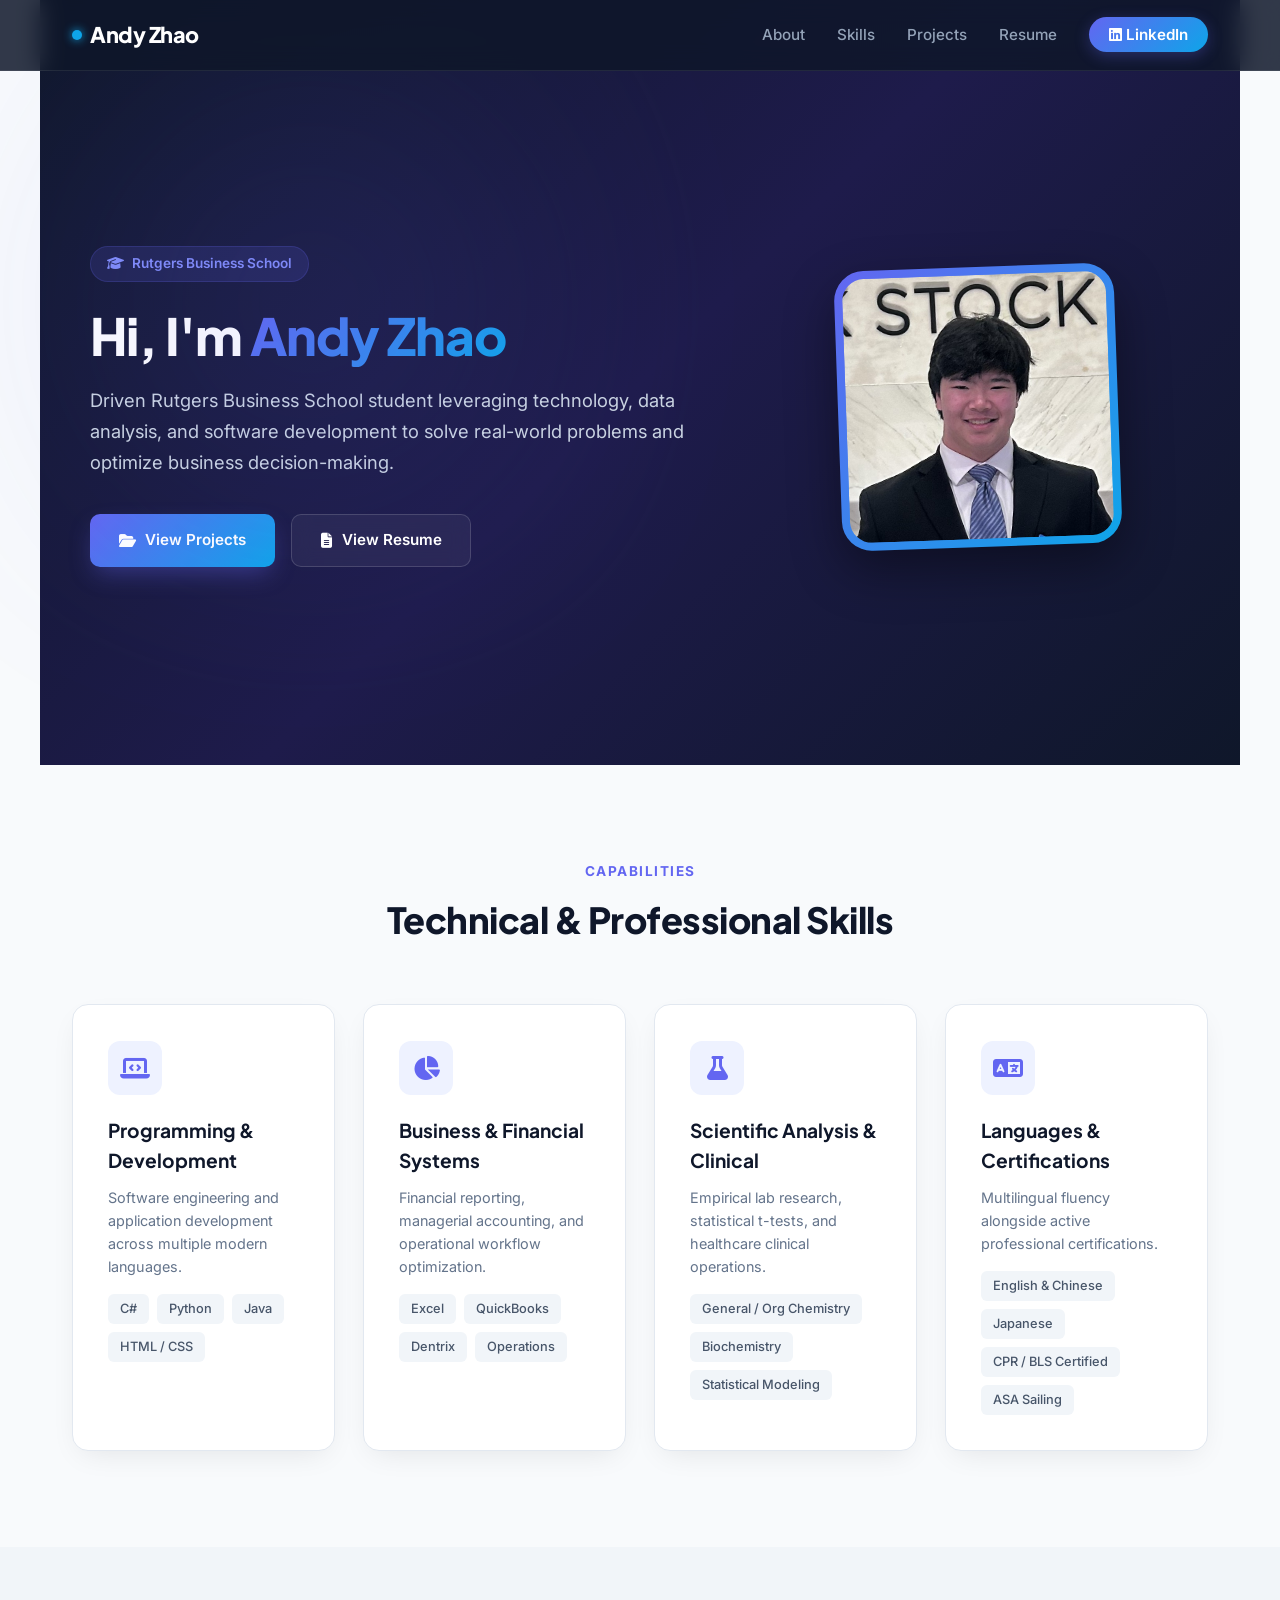
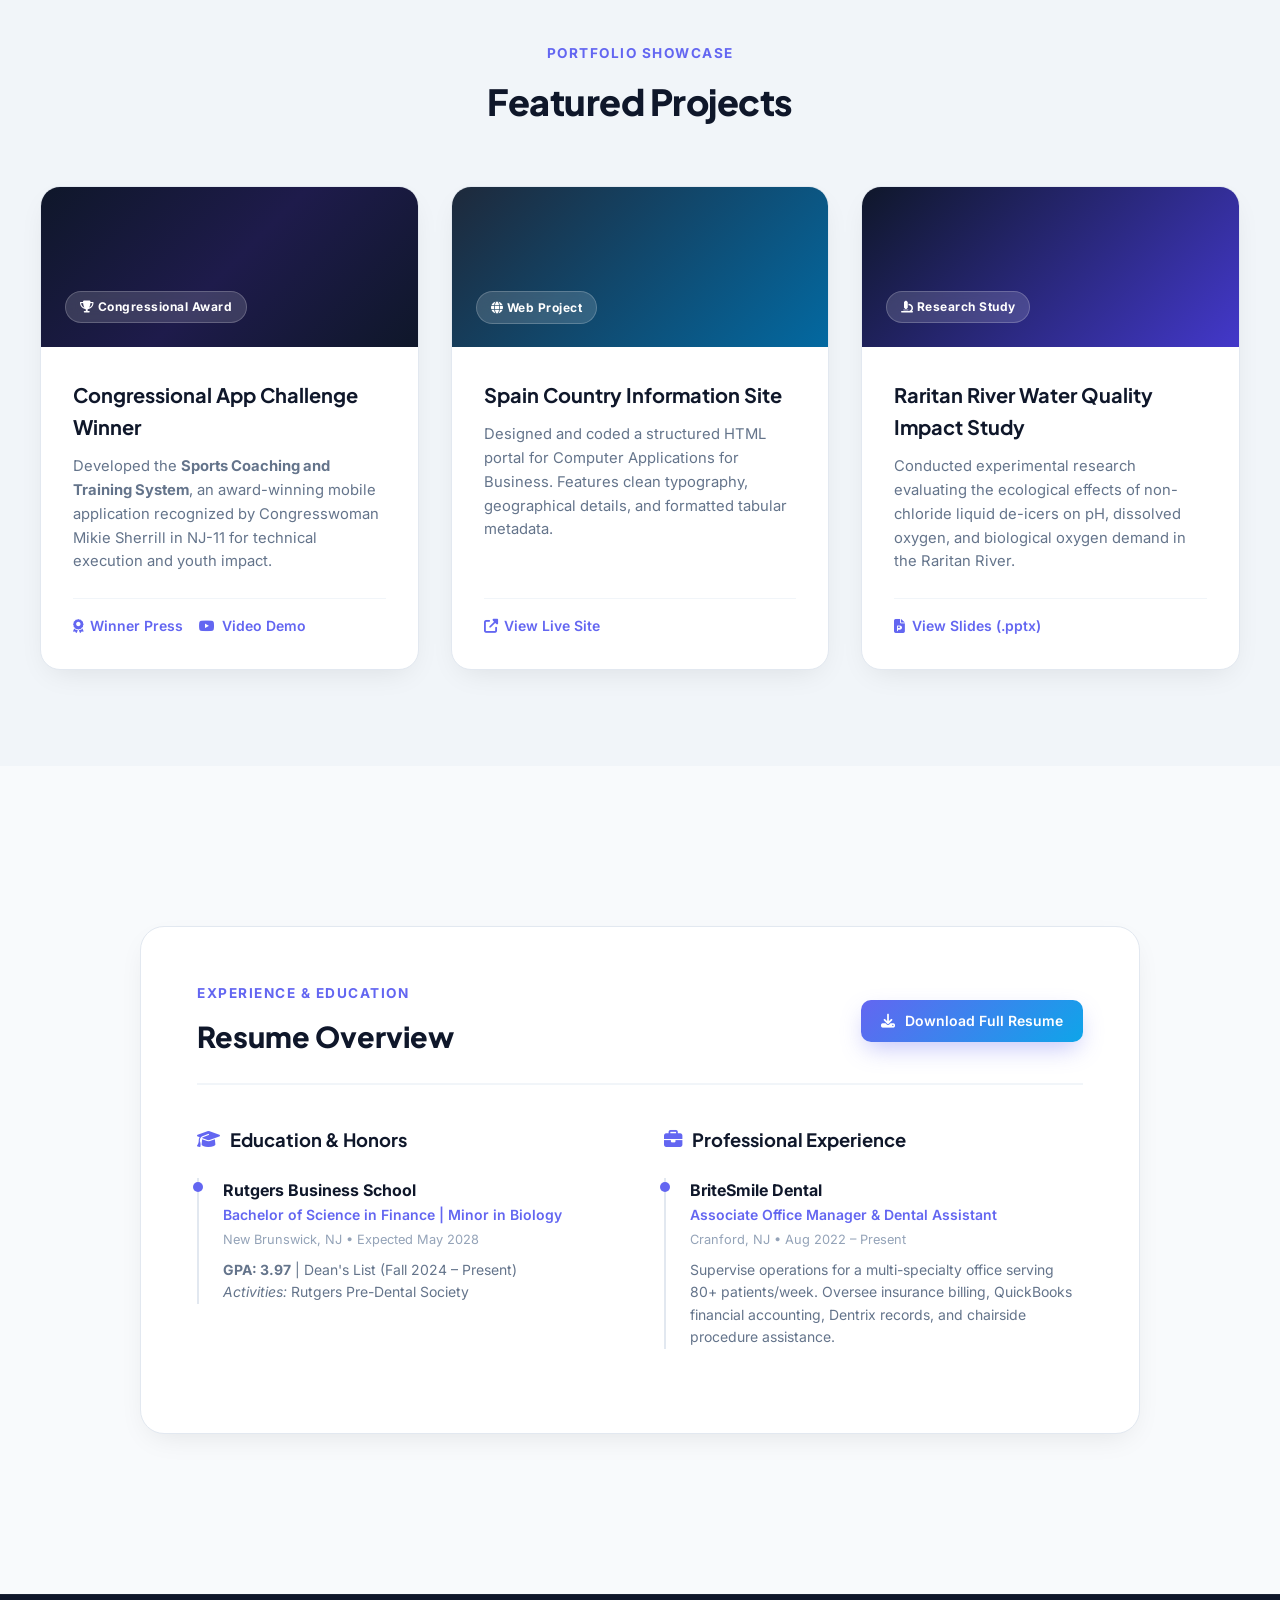
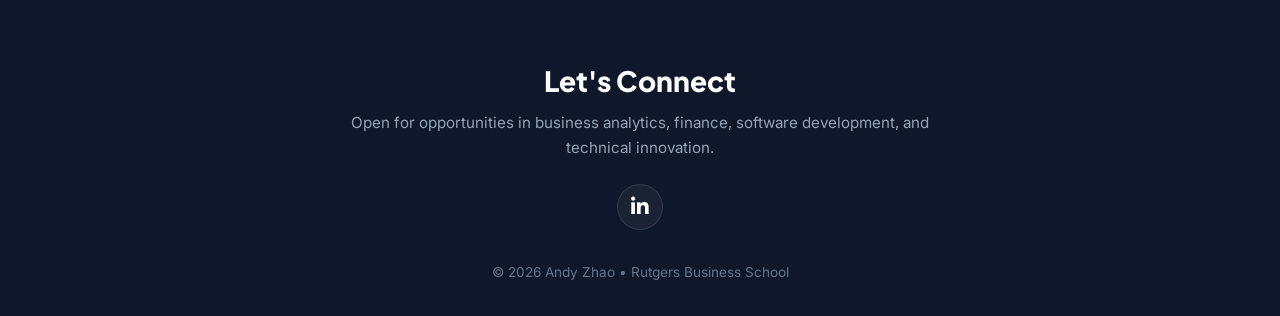
<file: index.html>
<!DOCTYPE html>
<html lang="en">
<head>
    <meta charset="UTF-8">
    <meta name="viewport" content="width=device-width, initial-scale=1.0">
    <title>Andy Zhao | RBS Portfolio</title>
    <!-- Google Fonts -->
    <link rel="preconnect" href="https://fonts.googleapis.com">
    <link rel="preconnect" href="https://fonts.gstatic.com" crossorigin>
    <link href="https://fonts.googleapis.com/css2?family=Plus+Jakarta+Sans:wght@400;500;600;700;800&family=Inter:wght@300;400;500;600&display=swap" rel="stylesheet">
    <!-- FontAwesome Icons -->
    <link rel="stylesheet" href="https://cdnjs.cloudflare.com/ajax/libs/font-awesome/6.5.1/css/all.min.css">
    
    <style>
        :root {
            --primary: #6366f1;
            --primary-dark: #4f46e5;
            --primary-light: #818cf8;
            --accent: #0ea5e9;
            --accent-glow: rgba(14, 165, 233, 0.25);
            --bg-dark: #0f172a;
            --bg-card: #1e293b;
            --bg-light: #f8fafc;
            --text-dark: #0f172a;
            --text-muted: #64748b;
            --text-light: #f1f5f9;
            --border-glow: rgba(99, 102, 241, 0.2);
            --gradient-hero: linear-gradient(135deg, #0f172a 0%, #1e1b4b 50%, #0f172a 100%);
            --gradient-accent: linear-gradient(135deg, #6366f1 0%, #0ea5e9 100%);
            --shadow-card: 0 10px 30px -10px rgba(0, 0, 0, 0.1);
            --shadow-hover: 0 20px 40px -15px rgba(99, 102, 241, 0.3);
        }

        * {
            margin: 0;
            padding: 0;
            box-sizing: border-box;
            scroll-behavior: smooth;
        }

        body {
            font-family: 'Inter', sans-serif;
            background-color: var(--bg-light);
            color: var(--text-dark);
            line-height: 1.6;
            overflow-x: hidden;
        }

        h1, h2, h3, .logo {
            font-family: 'Plus Jakarta Sans', sans-serif;
        }

        /* Navigation */
        header {
            position: fixed;
            top: 0;
            left: 0;
            width: 100%;
            background: rgba(15, 23, 42, 0.85);
            backdrop-filter: blur(12px);
            z-index: 1000;
            border-bottom: 1px solid rgba(255, 255, 255, 0.08);
        }

        .navbar {
            max-width: 1200px;
            margin: 0 auto;
            padding: 1.1rem 2rem;
            display: flex;
            justify-content: space-between;
            align-items: center;
        }

        .logo {
            font-size: 1.35rem;
            font-weight: 800;
            color: #ffffff;
            letter-spacing: -0.5px;
            display: flex;
            align-items: center;
            gap: 0.5rem;
        }

        .logo-dot {
            width: 10px;
            height: 10px;
            background: var(--accent);
            border-radius: 50%;
            display: inline-block;
            box-shadow: 0 0 10px var(--accent);
        }

        .nav-links {
            display: flex;
            list-style: none;
            gap: 2rem;
        }

        .nav-links a {
            color: #94a3b8;
            text-decoration: none;
            font-weight: 500;
            font-size: 0.95rem;
            transition: all 0.3s ease;
        }

        .nav-links a:hover {
            color: #ffffff;
            text-shadow: 0 0 10px rgba(255, 255, 255, 0.5);
        }

        .nav-btn {
            background: var(--gradient-accent);
            color: #ffffff !important;
            padding: 0.5rem 1.25rem;
            border-radius: 50px;
            font-weight: 600 !important;
            box-shadow: 0 4px 15px rgba(99, 102, 241, 0.3);
        }

        .nav-btn:hover {
            transform: translateY(-2px);
            box-shadow: 0 6px 20px rgba(99, 102, 241, 0.5);
        }

        /* Hero Section */
        .hero {
            background: var(--gradient-hero);
            color: #ffffff;
            padding: 9rem 2rem 6rem;
            min-height: 85vh;
            display: flex;
            align-items: center;
            position: relative;
        }

        .hero::before {
            content: '';
            position: absolute;
            top: 20%;
            left: 10%;
            width: 300px;
            height: 300px;
            background: var(--primary);
            border-radius: 50%;
            filter: blur(140px);
            opacity: 0.3;
            pointer-events: none;
        }

        .hero-container {
            max-width: 1100px;
            margin: 0 auto;
            display: grid;
            grid-template-columns: 1.3fr 0.9fr;
            gap: 4rem;
            align-items: center;
            width: 100%;
        }

        .hero-badge {
            display: inline-flex;
            align-items: center;
            gap: 0.5rem;
            background: rgba(99, 102, 241, 0.15);
            border: 1px solid var(--border-glow);
            color: var(--primary-light);
            padding: 0.4rem 1rem;
            border-radius: 50px;
            font-size: 0.85rem;
            font-weight: 600;
            margin-bottom: 1.5rem;
        }

        .hero-title {
            font-size: 3.2rem;
            font-weight: 800;
            line-height: 1.15;
            margin-bottom: 1.2rem;
            letter-spacing: -1px;
        }

        .gradient-text {
            background: var(--gradient-accent);
            -webkit-background-clip: text;
            -webkit-text-fill-color: transparent;
        }

        .personal-statement {
            font-size: 1.15rem;
            color: #cbd5e1;
            margin-bottom: 2.2rem;
            line-height: 1.7;
            font-weight: 400;
        }

        .hero-actions {
            display: flex;
            gap: 1rem;
            flex-wrap: wrap;
        }

        .btn {
            display: inline-flex;
            align-items: center;
            gap: 0.6rem;
            padding: 0.85rem 1.8rem;
            border-radius: 10px;
            font-weight: 600;
            text-decoration: none;
            transition: all 0.3s ease;
            font-size: 0.95rem;
        }

        .btn-primary {
            background: var(--gradient-accent);
            color: #ffffff;
            box-shadow: 0 10px 25px -5px rgba(99, 102, 241, 0.4);
        }

        .btn-primary:hover {
            transform: translateY(-3px);
            box-shadow: 0 15px 30px -5px rgba(99, 102, 241, 0.6);
        }

        .btn-secondary {
            background: rgba(255, 255, 255, 0.05);
            color: #ffffff;
            border: 1px solid rgba(255, 255, 255, 0.15);
            backdrop-filter: blur(10px);
        }

        .btn-secondary:hover {
            background: rgba(255, 255, 255, 0.1);
            transform: translateY(-3px);
        }

        /* Headshot Image Styling */
        .headshot-wrapper {
            position: relative;
            display: flex;
            justify-content: center;
        }

        .headshot-frame {
            position: relative;
            width: 280px;
            height: 280px;
            border-radius: 30px;
            padding: 8px;
            background: var(--gradient-accent);
            box-shadow: 0 20px 50px rgba(0,0,0,0.4);
            transform: rotate(-2deg);
            transition: transform 0.4s ease;
        }

        .headshot-frame:hover {
            transform: rotate(0deg) scale(1.02);
        }

        .headshot-img {
            width: 100%;
            height: 100%;
            object-fit: cover;
            border-radius: 22px;
            background-color: #1e293b;
        }

        /* Section Commons */
        .section-header {
            text-align: center;
            max-width: 650px;
            margin: 0 auto 3.5rem;
        }

        .section-tag {
            color: var(--primary);
            text-transform: uppercase;
            font-size: 0.85rem;
            font-weight: 700;
            letter-spacing: 1.5px;
            margin-bottom: 0.5rem;
            display: block;
        }

        .section-title {
            font-size: 2.25rem;
            font-weight: 800;
            color: var(--text-dark);
            letter-spacing: -0.5px;
        }

        section {
            padding: 6rem 2rem;
            max-width: 1200px;
            margin: 0 auto;
        }

        /* Skills Section */
        .skills-grid {
            display: grid;
            grid-template-columns: repeat(auto-fit, minmax(260px, 1fr));
            gap: 1.75rem;
        }

        .skill-card {
            background: #ffffff;
            border: 1px solid #e2e8f0;
            padding: 2.2rem;
            border-radius: 16px;
            box-shadow: var(--shadow-card);
            transition: all 0.3s ease;
            position: relative;
            overflow: hidden;
        }

        .skill-card::before {
            content: '';
            position: absolute;
            top: 0;
            left: 0;
            width: 100%;
            height: 4px;
            background: var(--gradient-accent);
            opacity: 0;
            transition: opacity 0.3s ease;
        }

        .skill-card:hover {
            transform: translateY(-6px);
            box-shadow: var(--shadow-hover);
            border-color: rgba(99, 102, 241, 0.3);
        }

        .skill-card:hover::before {
            opacity: 1;
        }

        .skill-icon {
            width: 54px;
            height: 54px;
            border-radius: 12px;
            background: #eef2ff;
            color: var(--primary);
            display: flex;
            align-items: center;
            justify-content: center;
            font-size: 1.5rem;
            margin-bottom: 1.25rem;
        }

        .skill-card h3 {
            font-size: 1.2rem;
            font-weight: 700;
            margin-bottom: 0.6rem;
            color: var(--text-dark);
        }

        .skill-tags {
            display: flex;
            flex-wrap: wrap;
            gap: 0.5rem;
            margin-top: 1rem;
        }

        .tag {
            background: #f1f5f9;
            color: #475569;
            padding: 0.3rem 0.75rem;
            border-radius: 6px;
            font-size: 0.8rem;
            font-weight: 500;
        }

        /* Projects Section */
        .projects-bg {
            background: #f1f5f9;
            padding: 6rem 2rem;
        }

        .projects-wrapper {
            max-width: 1200px;
            margin: 0 auto;
        }

        .projects-grid {
            display: grid;
            grid-template-columns: repeat(auto-fit, minmax(330px, 1fr));
            gap: 2rem;
        }

        .project-card {
            background: #ffffff;
            border-radius: 20px;
            overflow: hidden;
            border: 1px solid #e2e8f0;
            box-shadow: var(--shadow-card);
            transition: all 0.3s ease;
            display: flex;
            flex-direction: column;
        }

        .project-card:hover {
            transform: translateY(-8px);
            box-shadow: var(--shadow-hover);
        }

        .project-banner {
            height: 160px;
            background: var(--gradient-hero);
            padding: 1.5rem;
            display: flex;
            align-items: flex-end;
            position: relative;
        }

        .project-badge {
            background: rgba(255, 255, 255, 0.15);
            backdrop-filter: blur(8px);
            color: #ffffff;
            padding: 0.35rem 0.85rem;
            border-radius: 50px;
            font-size: 0.75rem;
            font-weight: 700;
            letter-spacing: 0.5px;
            border: 1px solid rgba(255, 255, 255, 0.2);
        }

        .project-body {
            padding: 2rem;
            display: flex;
            flex-direction: column;
            flex-grow: 1;
        }

        .project-title {
            font-size: 1.25rem;
            font-weight: 700;
            color: var(--text-dark);
            margin-bottom: 0.75rem;
        }

        .project-desc {
            color: #64748b;
            font-size: 0.925rem;
            line-height: 1.6;
            margin-bottom: 1.5rem;
            flex-grow: 1;
        }

        .project-links {
            display: flex;
            gap: 1rem;
            flex-wrap: wrap;
            padding-top: 1rem;
            border-top: 1px solid #f1f5f9;
        }

        .proj-link-btn {
            color: var(--primary);
            text-decoration: none;
            font-weight: 600;
            font-size: 0.875rem;
            display: inline-flex;
            align-items: center;
            gap: 0.4rem;
            transition: color 0.2s ease;
        }

        .proj-link-btn:hover {
            color: var(--primary-dark);
            text-decoration: underline;
        }

        /* Resume Section */
        .resume-section {
            background: #ffffff;
            border: 1px solid #e2e8f0;
            border-radius: 24px;
            padding: 3.5rem;
            box-shadow: var(--shadow-card);
            margin: 4rem auto;
            max-width: 1000px;
        }

        .resume-header {
            display: flex;
            justify-content: space-between;
            align-items: center;
            flex-wrap: wrap;
            gap: 1.5rem;
            margin-bottom: 2.5rem;
            padding-bottom: 1.5rem;
            border-bottom: 2px solid #f1f5f9;
        }

        .resume-grid {
            display: grid;
            grid-template-columns: 1fr 1fr;
            gap: 3rem;
        }

        .resume-column-title {
            font-size: 1.15rem;
            font-weight: 700;
            color: var(--text-dark);
            margin-bottom: 1.5rem;
            display: flex;
            align-items: center;
            gap: 0.6rem;
        }

        .resume-item {
            position: relative;
            padding-left: 1.5rem;
            margin-bottom: 1.75rem;
            border-left: 2px solid #e2e8f0;
        }

        .resume-item::before {
            content: '';
            position: absolute;
            left: -6px;
            top: 4px;
            width: 10px;
            height: 10px;
            border-radius: 50%;
            background: var(--primary);
        }

        .resume-item-title {
            font-weight: 700;
            font-size: 1rem;
            color: var(--text-dark);
        }

        .resume-item-subtitle {
            color: var(--primary);
            font-size: 0.875rem;
            font-weight: 600;
            margin-bottom: 0.25rem;
        }

        .resume-item-date {
            color: #94a3b8;
            font-size: 0.8rem;
            margin-bottom: 0.5rem;
        }

        .resume-item-desc {
            font-size: 0.875rem;
            color: #64748b;
        }

        /* Footer */
        footer {
            background: var(--bg-dark);
            color: #94a3b8;
            padding: 4rem 2rem 2rem;
            text-align: center;
            border-top: 1px solid rgba(255,255,255,0.05);
        }

        .footer-content {
            max-width: 600px;
            margin: 0 auto;
        }

        .footer-socials {
            display: flex;
            justify-content: center;
            gap: 1.25rem;
            margin: 1.5rem 0 2rem;
        }

        .social-circle {
            width: 46px;
            height: 46px;
            border-radius: 50%;
            background: rgba(255,255,255,0.05);
            border: 1px solid rgba(255,255,255,0.1);
            color: #ffffff;
            display: flex;
            align-items: center;
            justify-content: center;
            font-size: 1.25rem;
            text-decoration: none;
            transition: all 0.3s ease;
        }

        .social-circle:hover {
            background: var(--gradient-accent);
            transform: translateY(-3px);
            box-shadow: 0 10px 20px rgba(99,102,241,0.4);
        }

        .copyright {
            font-size: 0.85rem;
            color: #64748b;
        }

        /* Mobile Responsive */
        @media (max-width: 900px) {
            .hero-container {
                grid-template-columns: 1fr;
                text-align: center;
            }
            .hero-actions {
                justify-content: center;
            }
            .headshot-wrapper {
                order: -1;
            }
            .resume-grid {
                grid-template-columns: 1fr;
                gap: 2rem;
            }
            .nav-links {
                display: none;
            }
        }
    </style>
</head>
<body>

    <!-- Header / Navbar -->
    <header>
        <nav class="navbar">
            <div class="logo">
                <span class="logo-dot"></span>
                Andy Zhao
            </div>
            <ul class="nav-links">
                <li><a href="#about">About</a></li>
                <li><a href="#skills">Skills</a></li>
                <li><a href="#projects">Projects</a></li>
                <li><a href="#resume">Resume</a></li>
                <li><a href="https://www.linkedin.com/in/andy-s-zhao" target="_blank" class="nav-btn"><i class="fab fa-linkedin"></i> LinkedIn</a></li>
            </ul>
        </nav>
    </header>

    <!-- Hero / Personal Statement Section -->
    <section id="about" class="hero">
        <div class="hero-container">
            <div class="hero-text">
                <div class="hero-badge">
                    <i class="fas fa-graduation-cap"></i> Rutgers Business School
                </div>
                <h1 class="hero-title">
                    Hi, I'm <span class="gradient-text">Andy Zhao</span>
                </h1>
                <p class="personal-statement">
                    Driven Rutgers Business School student leveraging technology, data analysis, and software development to solve real-world problems and optimize business decision-making.
                </p>
                <div class="hero-actions">
                    <a href="#projects" class="btn btn-primary">
                        <i class="fas fa-folder-open"></i> View Projects
                    </a>
                    <a href="#resume" class="btn btn-secondary">
                        <i class="fas fa-file-alt"></i> View Resume
                    </a>
                </div>
            </div>

            <!-- Headshot Frame -->
            <div class="headshot-wrapper">
                <div class="headshot-frame">
                    <img src="IMG_1384_Cropped.jpeg" alt="Andy Zhao Headshot" class="headshot-img">
                </div>
            </div>
        </div>
    </section>

    <!-- Skills Section -->
    <section id="skills">
        <div class="section-header">
            <span class="section-tag">Capabilities</span>
            <h2 class="section-title">Technical & Professional Skills</h2>
        </div>

        <div class="skills-grid">
            <!-- Skill 1 -->
            <div class="skill-card">
                <div class="skill-icon">
                    <i class="fas fa-laptop-code"></i>
                </div>
                <h3>Programming & Development</h3>
                <p style="font-size:0.9rem; color:#64748b;">Software engineering and application development across multiple modern languages.</p>
                <div class="skill-tags">
                    <span class="tag">C#</span>
                    <span class="tag">Python</span>
                    <span class="tag">Java</span>
                    <span class="tag">HTML / CSS</span>
                </div>
            </div>

            <!-- Skill 2 -->
            <div class="skill-card">
                <div class="skill-icon">
                    <i class="fas fa-chart-pie"></i>
                </div>
                <h3>Business & Financial Systems</h3>
                <p style="font-size:0.9rem; color:#64748b;">Financial reporting, managerial accounting, and operational workflow optimization.</p>
                <div class="skill-tags">
                    <span class="tag">Excel</span>
                    <span class="tag">QuickBooks</span>
                    <span class="tag">Dentrix</span>
                    <span class="tag">Operations</span>
                </div>
            </div>

            <!-- Skill 3 -->
            <div class="skill-card">
                <div class="skill-icon">
                    <i class="fas fa-flask"></i>
                </div>
                <h3>Scientific Analysis & Clinical</h3>
                <p style="font-size:0.9rem; color:#64748b;">Empirical lab research, statistical t-tests, and healthcare clinical operations.</p>
                <div class="skill-tags">
                    <span class="tag">General / Org Chemistry</span>
                    <span class="tag">Biochemistry</span>
                    <span class="tag">Statistical Modeling</span>
                </div>
            </div>

            <!-- Skill 4 -->
            <div class="skill-card">
                <div class="skill-icon">
                    <i class="fas fa-language"></i>
                </div>
                <h3>Languages & Certifications</h3>
                <p style="font-size:0.9rem; color:#64748b;">Multilingual fluency alongside active professional certifications.</p>
                <div class="skill-tags">
                    <span class="tag">English & Chinese</span>
                    <span class="tag">Japanese</span>
                    <span class="tag">CPR / BLS Certified</span>
                    <span class="tag">ASA Sailing</span>
                </div>
            </div>
        </div>
    </section>

    <!-- Projects Section -->
    <div class="projects-bg" id="projects">
        <div class="projects-wrapper">
            <div class="section-header">
                <span class="section-tag">Portfolio Showcase</span>
                <h2 class="section-title">Featured Projects</h2>
            </div>

            <div class="projects-grid">

                <!-- Project 1 -->
                <div class="project-card">
                    <div class="project-banner">
                        <span class="project-badge"><i class="fas fa-trophy"></i> Congressional Award</span>
                    </div>
                    <div class="project-body">
                        <h3 class="project-title">Congressional App Challenge Winner</h3>
                        <p class="project-desc">
                            Developed the <strong>Sports Coaching and Training System</strong>, an award-winning mobile application recognized by Congresswoman Mikie Sherrill in NJ-11 for technical execution and youth impact.
                        </p>
                        <div class="project-links">
                            <a href="https://www.congressionalappchallenge.us/23-nj11/" target="_blank" class="proj-link-btn">
                                <i class="fas fa-award"></i> Winner Press
                            </a>
                            <a href="https://www.youtube.com/watch?v=cStrfnddeqA" target="_blank" class="proj-link-btn">
                                <i class="fab fa-youtube"></i> Video Demo
                            </a>
                        </div>
                    </div>
                </div>

                <!-- Project 2 -->
                <div class="project-card">
                    <div class="project-banner" style="background: linear-gradient(135deg, #1e293b 0%, #0369a1 100%);">
                        <span class="project-badge"><i class="fas fa-globe"></i> Web Project</span>
                    </div>
                    <div class="project-body">
                        <h3 class="project-title">Spain Country Information Site</h3>
                        <p class="project-desc">
                            Designed and coded a structured HTML portal for Computer Applications for Business. Features clean typography, geographical details, and formatted tabular metadata.
                        </p>
                        <div class="project-links">
                            <a href="Spain.html" target="_blank" class="proj-link-btn">
                                <i class="fas fa-external-link-alt"></i> View Live Site
                            </a>
                        </div>
                    </div>
                </div>

                <!-- Project 3 -->
                <div class="project-card">
                    <div class="project-banner" style="background: linear-gradient(135deg, #0f172a 0%, #4338ca 100%);">
                        <span class="project-badge"><i class="fas fa-microscope"></i> Research Study</span>
                    </div>
                    <div class="project-body">
                        <h3 class="project-title">Raritan River Water Quality Impact Study</h3>
                        <p class="project-desc">
                            Conducted experimental research evaluating the ecological effects of non-chloride liquid de-icers on pH, dissolved oxygen, and biological oxygen demand in the Raritan River.
                        </p>
                        <div class="project-links">
                            <a href="S12-T6 Final Project Presentation.pptx" target="_blank" class="proj-link-btn">
                                <i class="fas fa-file-powerpoint"></i> View Slides (.pptx)
                            </a>
                        </div>
                    </div>
                </div>

            </div>
        </div>
    </div>

    <!-- Resume Section -->
    <section id="resume">
        <div class="resume-section">
            <div class="resume-header">
                <div>
                    <span class="section-tag">Experience & Education</span>
                    <h2 style="font-size:1.8rem; font-weight:800; color:var(--text-dark);">Resume Overview</h2>
                </div>
                <a href="Andy Zhao - Resume.pdf" target="_blank" class="btn btn-primary" style="font-size:0.875rem; padding:0.6rem 1.25rem;">
                    <i class="fas fa-download"></i> Download Full Resume
                </a>
            </div>

            <div class="resume-grid">
                <!-- Left Column: Education -->
                <div>
                    <h3 class="resume-column-title">
                        <i class="fas fa-graduation-cap" style="color:var(--primary);"></i> Education & Honors
                    </h3>

                    <div class="resume-item">
                        <div class="resume-item-title">Rutgers Business School</div>
                        <div class="resume-item-subtitle">Bachelor of Science in Finance | Minor in Biology</div>
                        <div class="resume-item-date">New Brunswick, NJ • Expected May 2028</div>
                        <div class="resume-item-desc">
                            <strong>GPA: 3.97</strong> | Dean's List (Fall 2024 – Present)<br>
                            <em>Activities:</em> Rutgers Pre-Dental Society
                        </div>
                    </div>
                </div>

                <!-- Right Column: Experience -->
                <div>
                    <h3 class="resume-column-title">
                        <i class="fas fa-briefcase" style="color:var(--primary);"></i> Professional Experience
                    </h3>

                    <div class="resume-item">
                        <div class="resume-item-title">BriteSmile Dental</div>
                        <div class="resume-item-subtitle">Associate Office Manager & Dental Assistant</div>
                        <div class="resume-item-date">Cranford, NJ • Aug 2022 – Present</div>
                        <div class="resume-item-desc">
                            Supervise operations for a multi-specialty office serving 80+ patients/week. Oversee insurance billing, QuickBooks financial accounting, Dentrix records, and chairside procedure assistance.
                        </div>
                    </div>
                </div>
            </div>
        </div>
    </section>

    <!-- Footer -->
    <footer id="contact">
        <div class="footer-content">
            <h2 style="color:#ffffff; font-size:1.75rem; font-weight:800; margin-bottom:0.5rem;">Let's Connect</h2>
            <p style="font-size:0.95rem; color:#94a3b8;">Open for opportunities in business analytics, finance, software development, and technical innovation.</p>
            
            <div class="footer-socials">
                <a href="https://www.linkedin.com/in/andy-s-zhao" target="_blank" class="social-circle" title="LinkedIn">
                    <i class="fab fa-linkedin-in"></i>
                </a>
            </div>

            <p class="copyright">&copy; 2026 Andy Zhao • Rutgers Business School</p>
        </div>
    </footer>

</body>
</html>
</file>
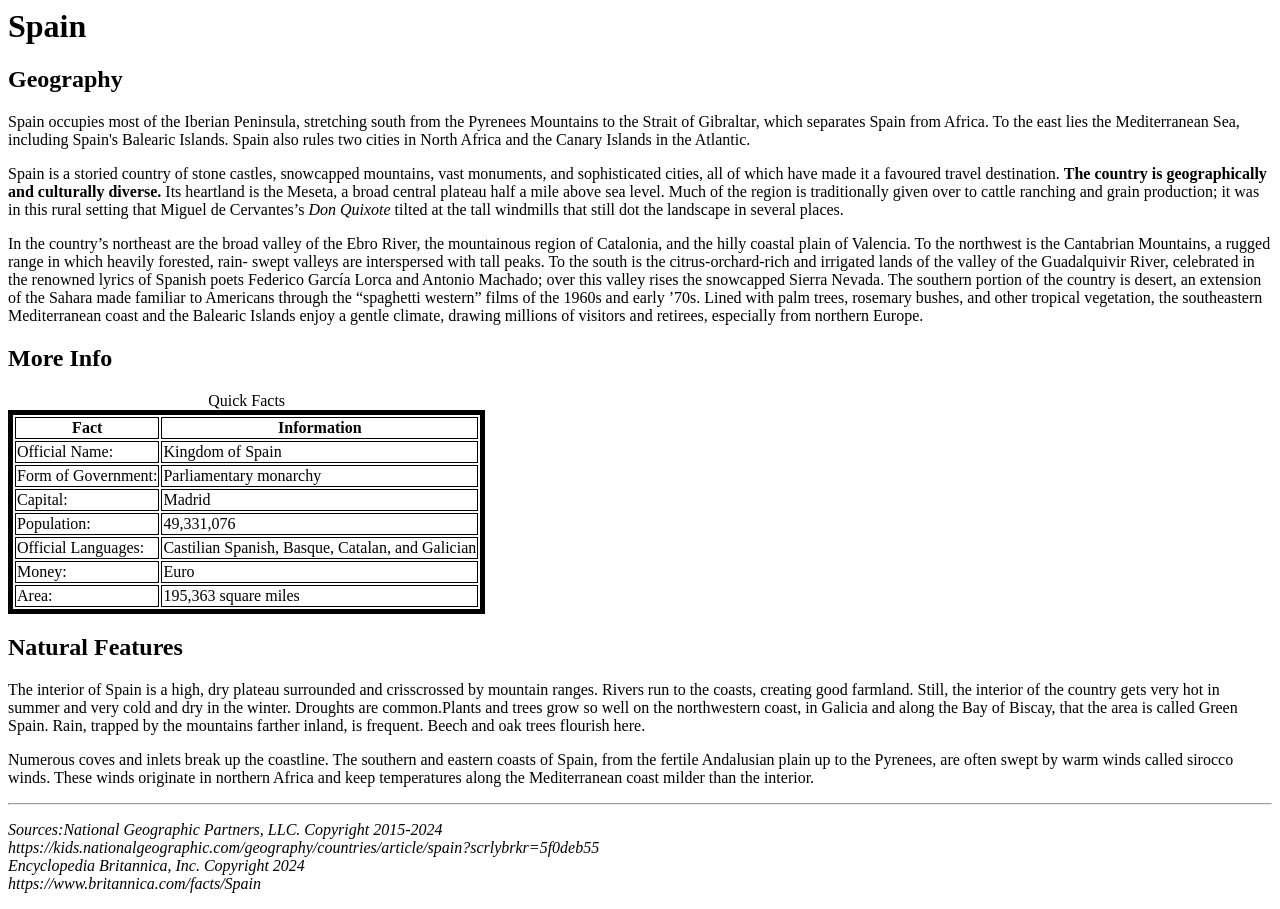
<file: Spain.html>
<html>

    <head>
        <title>Spain</title>
        <!--Andy Zhao, Section 34-->
        <!--On my honor, I have neither received nor given any unauthorized assistance on this assignment.-->
    </head>

    <body>

        <h1>Spain</h1>

        
        <h2>Geography</h2>

        <p>
            Spain occupies most of the Iberian Peninsula, stretching south from the Pyrenees Mountains to the Strait of Gibraltar,
            which separates Spain from Africa. To the east lies the Mediterranean Sea, including Spain's Balearic Islands. Spain
            also rules two cities in North Africa and the Canary Islands in the Atlantic.
        </p>

        <p>
            Spain is a storied country of stone castles, snowcapped mountains, vast monuments, and sophisticated cities, all of
            which have made it a favoured travel destination. <b>The country is geographically and culturally diverse.</b> Its heartland
            is the Meseta, a broad central plateau half a mile above sea level. Much of the region is traditionally given over to cattle
            ranching and grain production; it was in this rural setting that Miguel de Cervantes’s <i>Don Quixote</i> tilted at the tall
            windmills that still dot the landscape in several places.
        </p>

        <p>
            In the country’s northeast are the broad valley of the Ebro River, the mountainous region of Catalonia, and the hilly
            coastal plain of Valencia. To the northwest is the Cantabrian Mountains, a rugged range in which heavily forested, rain-
            swept valleys are interspersed with tall peaks. To the south is the citrus-orchard-rich and irrigated lands of the valley of
            the Guadalquivir River, celebrated in the renowned lyrics of Spanish poets Federico García Lorca and Antonio
            Machado; over this valley rises the snowcapped Sierra Nevada. The southern portion of the country is desert, an
            extension of the Sahara made familiar to Americans through the “spaghetti western” films of the 1960s and early ’70s.
            Lined with palm trees, rosemary bushes, and other tropical vegetation, the southeastern Mediterranean coast and the
            Balearic Islands enjoy a gentle climate, drawing millions of visitors and retirees, especially from northern Europe.
        </p>


        <h2>More Info</h2>

        <table style="border: 5px solid black">
            <caption>Quick Facts</caption>
            <style>
                table, th, td 
                {
                    border: 1px solid black;
                }
            </style>

            <tr>
              <th>Fact</th>
              <th>Information</th>
            </tr>
            <tr>
              <td>Official Name:</td>
              <td>Kingdom of Spain</td>
            </tr>
            <tr>
              <td>Form of Government:</td>
              <td>Parliamentary monarchy</td>
            </tr>
            <tr>
                <td>Capital:</td>
                <td>Madrid</td>
            </tr>
            <tr>
                <td>Population:</td>
                <td>49,331,076</td>
            </tr>
            <tr>
                <td>Official Languages:</td>
                <td>Castilian Spanish, Basque, Catalan, and Galician</td>
            </tr>
            <tr>
                <td>Money:</td>
                <td>Euro</td>
            </tr>
            <tr>
                <td>Area:</td>
                <td>195,363 square miles</td>
            </tr>
              
        </table>


        <h2>Natural Features</h2>

        <p>
            The interior of Spain is a high, dry plateau surrounded and crisscrossed by mountain ranges. Rivers run to the coasts,
            creating good farmland. Still, the interior of the country gets very hot in summer and very cold and dry in the winter.
            Droughts are common.Plants and trees grow so well on the northwestern coast, in Galicia and along the Bay of Biscay,
            that the area is called Green Spain. Rain, trapped by the mountains farther inland, is frequent. Beech and oak trees
            flourish here.
        </p>

        <p>
            Numerous coves and inlets break up the coastline. The southern and eastern coasts of Spain, from the fertile Andalusian
            plain up to the Pyrenees, are often swept by warm winds called sirocco winds. These winds originate in northern Africa
            and keep temperatures along the Mediterranean coast milder than the interior.
        </p>

        <hr>

        <p><i>
            Sources:National Geographic Partners, LLC. Copyright 2015-2024
            <br>https://kids.nationalgeographic.com/geography/countries/article/spain?scrlybrkr=5f0deb55
            <br>Encyclopedia Britannica, Inc. Copyright 2024
            <br>https://www.britannica.com/facts/Spain
        </i></p>

    </body>

</html>
</file>
